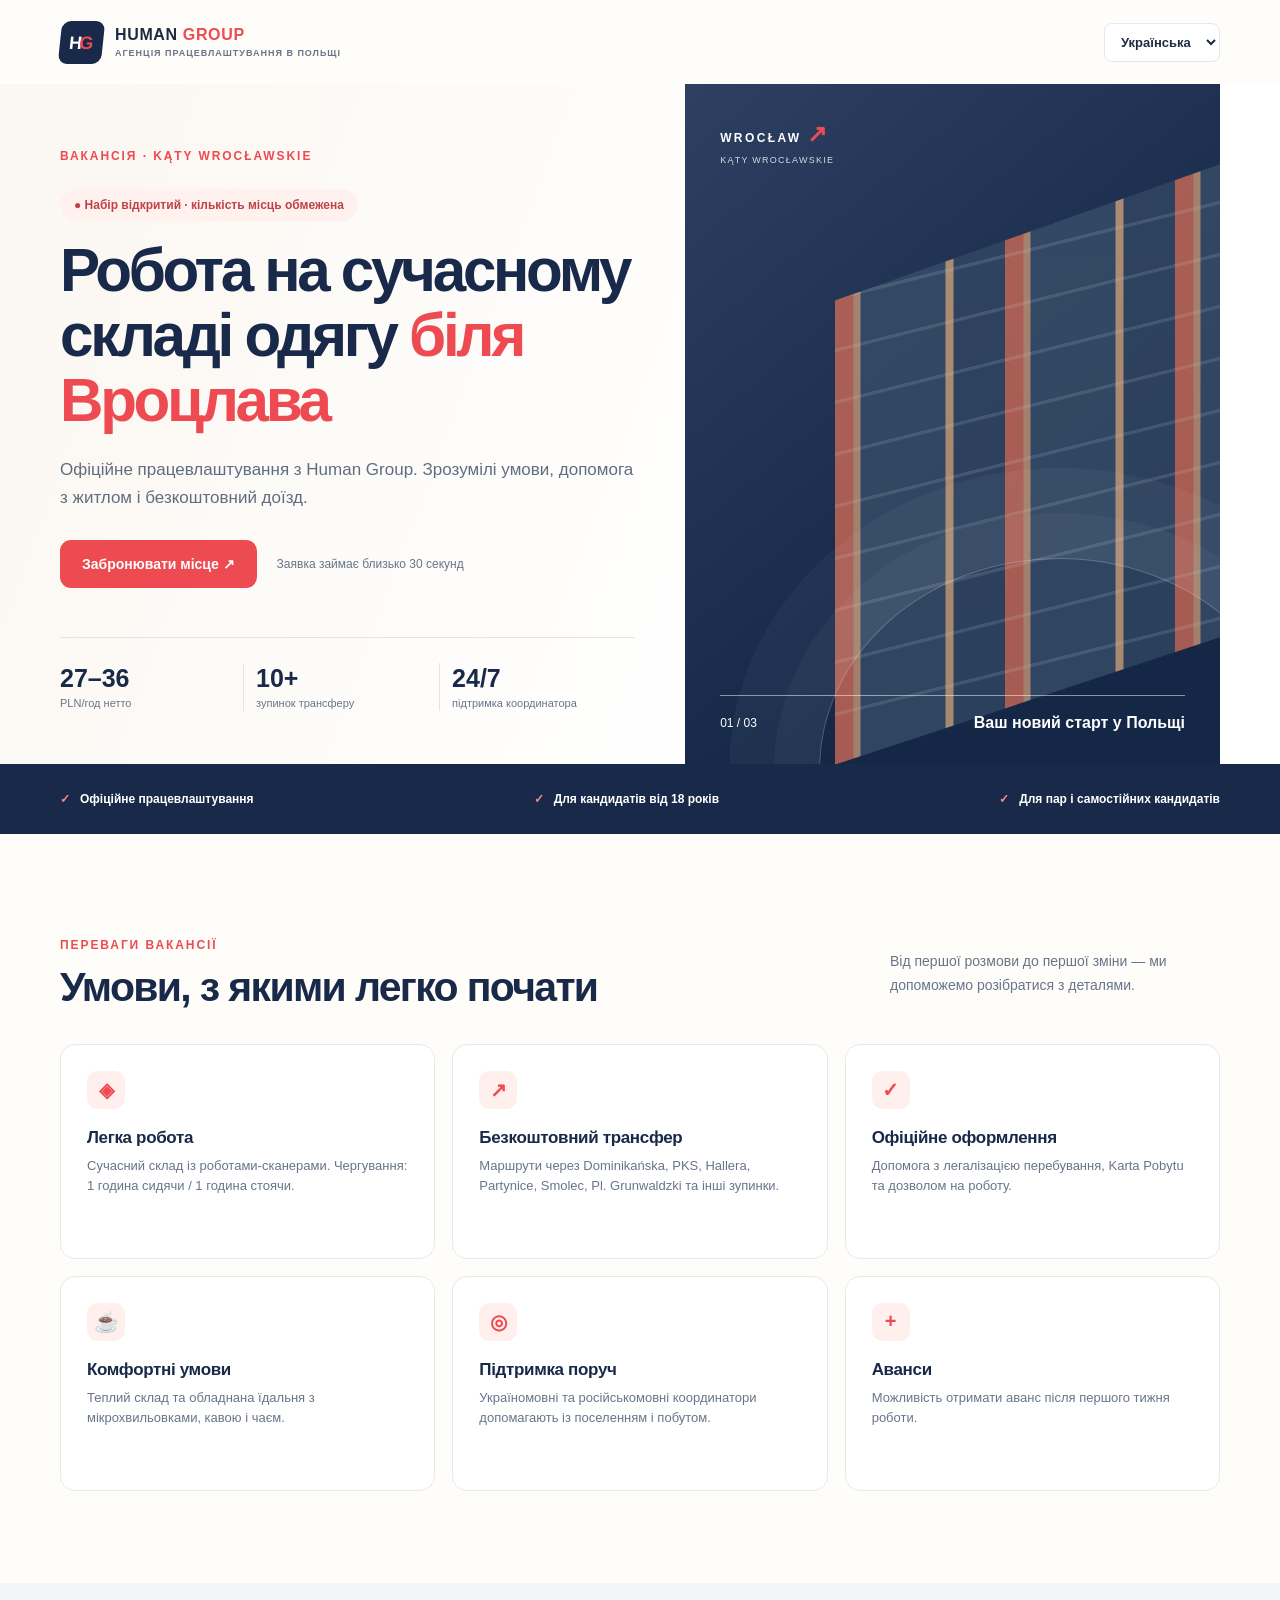
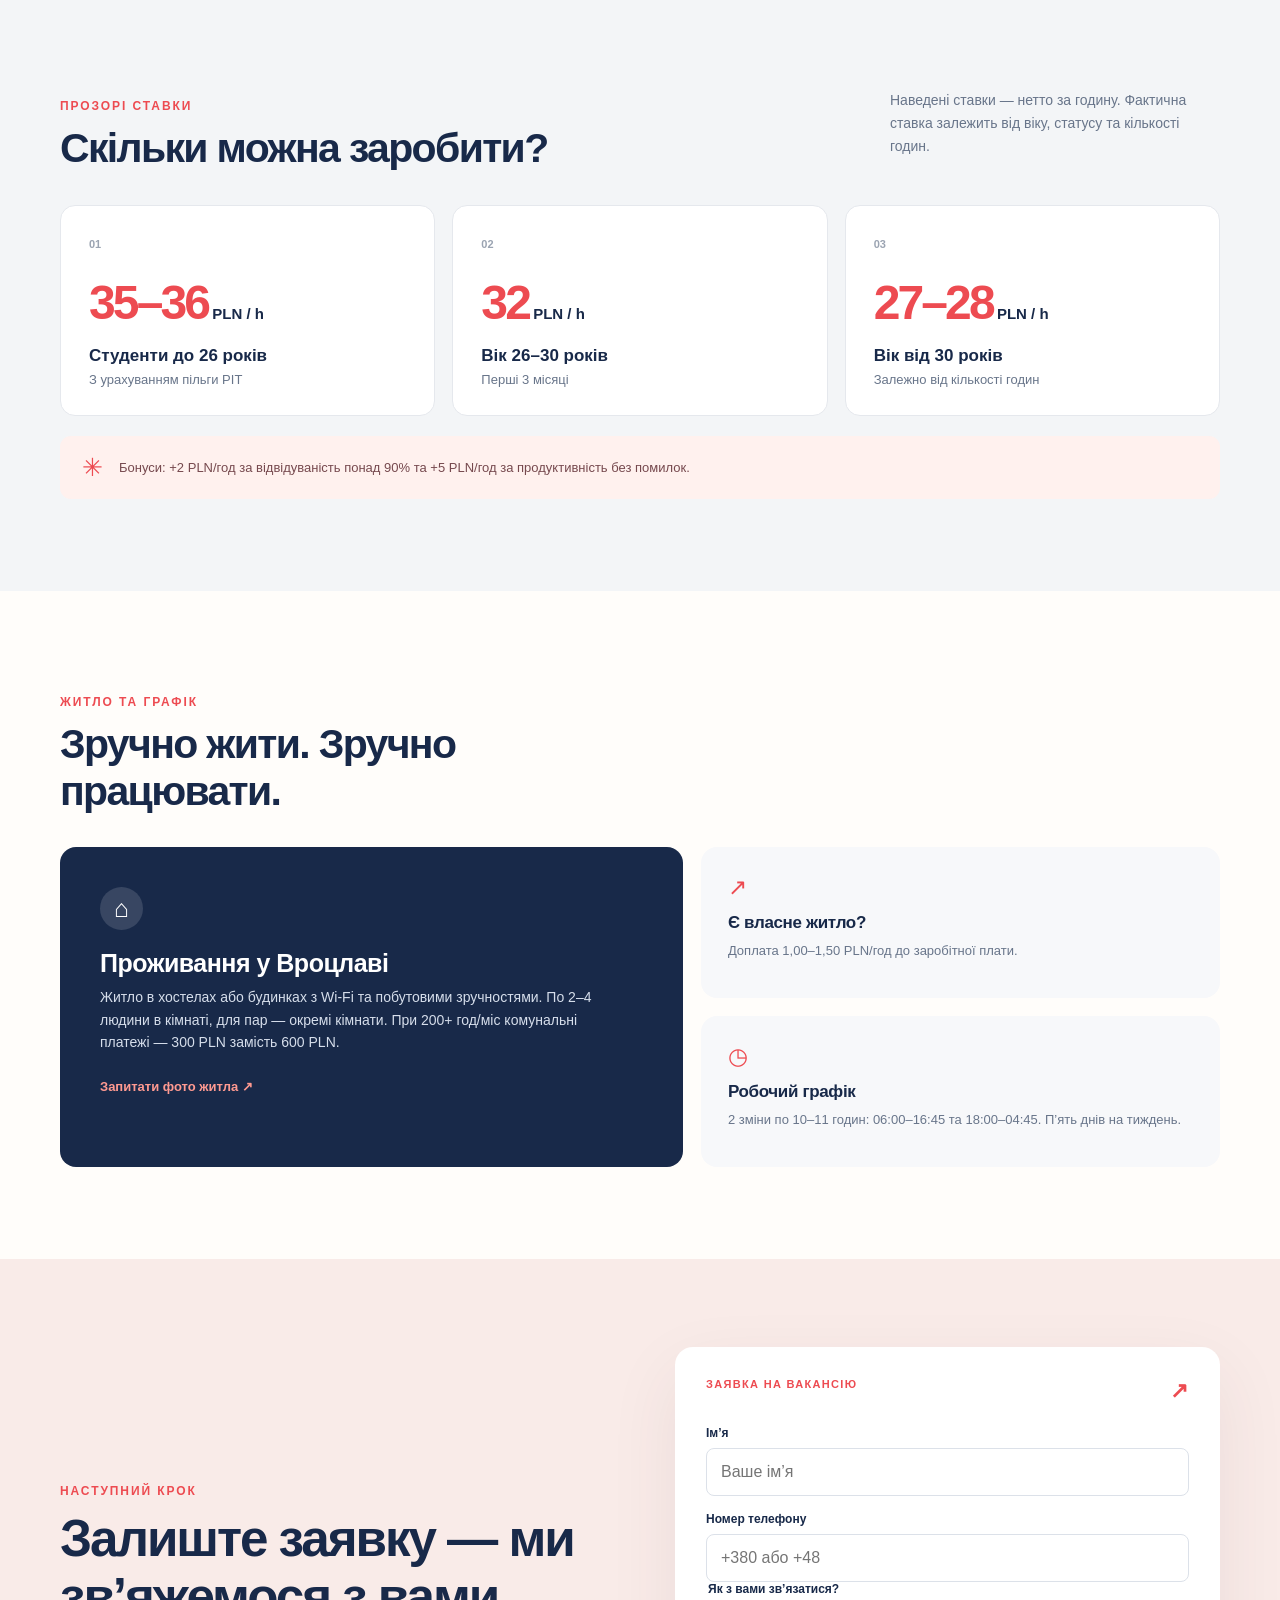
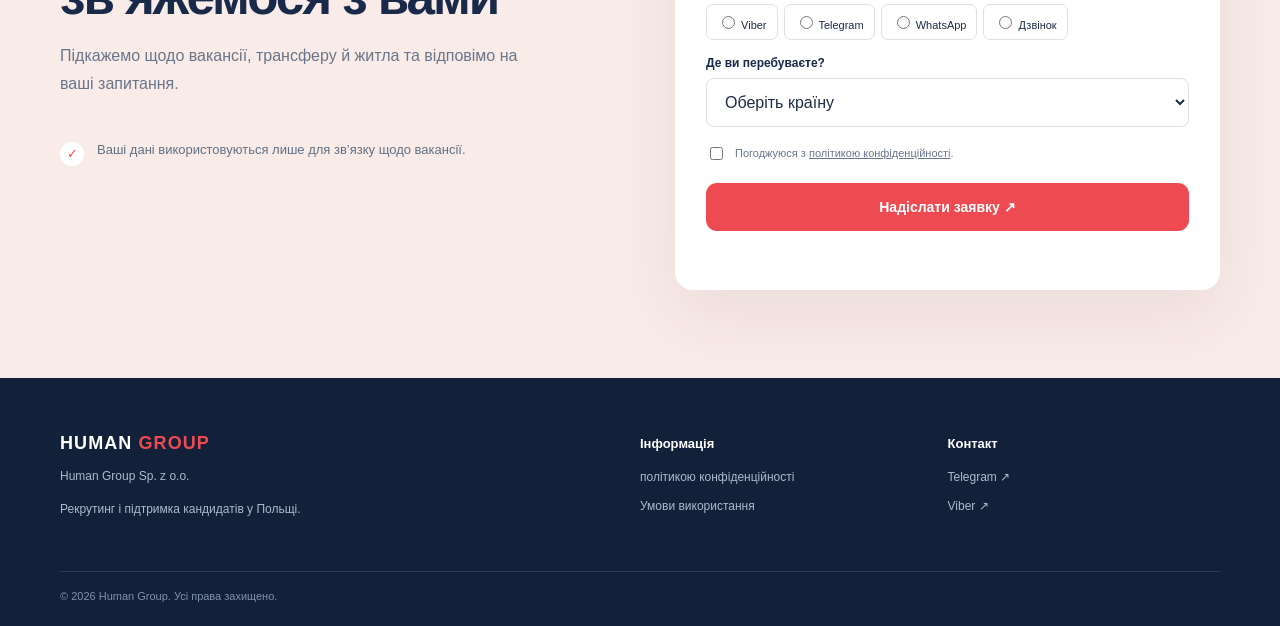
<file: index.html>
<!doctype html>
<html lang="uk">
<head>
  <meta charset="utf-8">
  <meta name="viewport" content="width=device-width,initial-scale=1">
  <meta name="theme-color" content="#182949">
  <meta name="description" content="Робота на сучасному складі одягу біля Вроцлава. Ставки 27–36 PLN/год нетто, трансфер і житло. Залиште заявку Human Group.">
  <title>Робота біля Вроцлава | Human Group</title>
  <link rel="stylesheet" href="styles.css">
  <script src="config.js" defer></script>
  <script src="app.js" defer></script>
</head>
<body>
  <header class="topbar wrap">
    <a class="brand" href="#top" aria-label="Human Group"><span class="brand-mark">H<span>G</span></span><span>HUMAN <strong>GROUP</strong><small data-i18n="agency">Агенція працевлаштування в Польщі</small></span></a>
    <div class="header-actions"><a class="phone-link" id="phone-link" hidden></a><label class="language"><span class="sr-only">Мова</span><select id="language" aria-label="Language"><option value="uk">Українська</option><option value="pl">Polski</option><option value="en">English</option><option value="es">Español</option><option value="ru">Русский</option></select></label></div>
  </header>
  <main id="top">
    <section class="hero"><div class="wrap hero-grid"><div><div class="eyebrow" data-i18n="eyebrow">ВАКАНСІЯ · KĄTY WROCŁAWSKIE</div><div class="urgent" data-i18n="urgent">● Набір відкритий · кількість місць обмежена</div><h1 data-i18n="heroTitle">Робота на сучасному складі одягу <em>біля Вроцлава</em></h1><p class="hero-lead" data-i18n="heroLead">Офіційне працевлаштування з Human Group. Зрозумілі умови, допомога з житлом і безкоштовний доїзд.</p><div class="hero-actions"><a class="btn btn-primary" href="#apply" data-i18n="reserve">Забронювати місце <span aria-hidden="true">↗</span></a><span class="quick-note" data-i18n="quick">Заявка займає близько 30 секунд</span></div><div class="hero-facts"><div><strong>27–36</strong><span data-i18n="factPay">PLN/год нетто</span></div><div><strong>10+</strong><span data-i18n="factStops">зупинок трансферу</span></div><div><strong>24/7</strong><span data-i18n="factCare">підтримка координатора</span></div></div></div><div class="hero-art" role="img" aria-label="Ілюстрація сучасного складу одягу"><div class="art-grid"></div><div class="art-label">WROCŁAW <span>↗</span><small>KĄTY WROCŁAWSKIE</small></div><div class="art-card"><span>01 / 03</span><strong data-i18n="artCaption">Ваш новий старт у Польщі</strong></div></div></div></section>
    <div class="trust-strip"><div class="wrap"><span data-i18n="trust1">Офіційне працевлаштування</span><span data-i18n="trust2">Для кандидатів від 18 років</span><span data-i18n="trust3">Для пар і самостійних кандидатів</span></div></div>
    <section class="section wrap" id="advantages"><div class="section-heading"><div><p class="kicker" data-i18n="benefitsKicker">ПЕРЕВАГИ ВАКАНСІЇ</p><h2 data-i18n="benefitsTitle">Умови, з якими легко почати</h2></div><p data-i18n="benefitsLead">Від першої розмови до першої зміни — ми допоможемо розібратися з деталями.</p></div><div class="cards" id="benefit-cards"></div></section>
    <section class="section pay-section" id="pay"><div class="wrap"><div class="section-heading"><div><p class="kicker" data-i18n="payKicker">ПРОЗОРІ СТАВКИ</p><h2 data-i18n="payTitle">Скільки можна заробити?</h2></div><p data-i18n="payLead">Наведені ставки — нетто за годину. Фактична ставка залежить від віку, статусу та кількості годин.</p></div><div class="pay-cards" id="pay-cards"></div><div class="bonus"><span>✳</span><p data-i18n="bonus">Бонуси: +2 PLN/год за відвідуваність понад 90% та +5 PLN/год за продуктивність без помилок.</p></div></div></section>
    <section class="section wrap" id="living"><div class="section-heading"><div><p class="kicker" data-i18n="livingKicker">ЖИТЛО ТА ГРАФІК</p><h2 data-i18n="livingTitle">Зручно жити. Зручно працювати.</h2></div></div><div class="living-grid"><div class="living-main"><span class="icon-circle">⌂</span><h3 data-i18n="housingTitle">Проживання у Вроцлаві</h3><p data-i18n="housingBody">Житло в хостелах або будинках з Wi‑Fi та побутовими зручностями. По 2–4 людини в кімнаті, для пар — окремі кімнати. При 200+ год/міс комунальні платежі — 300 PLN замість 600 PLN.</p><a href="#apply" class="text-link" data-i18n="housingLink">Запитати фото житла ↗</a></div><div class="living-side"><div><span class="mini-icon">↗</span><h3 data-i18n="ownTitle">Є власне житло?</h3><p data-i18n="ownBody">Доплата 1,00–1,50 PLN/год до заробітної плати.</p></div><div><span class="mini-icon">◷</span><h3 data-i18n="shiftTitle">Робочий графік</h3><p data-i18n="shiftBody">2 зміни по 10–11 годин: 06:00–16:45 та 18:00–04:45. П’ять днів на тиждень.</p></div></div></div></section>
    <section class="apply-section" id="apply"><div class="wrap apply-grid"><div class="apply-copy"><p class="kicker" data-i18n="applyKicker">НАСТУПНИЙ КРОК</p><h2 data-i18n="applyTitle">Залиште заявку — ми зв’яжемося з вами</h2><p data-i18n="applyLead">Підкажемо щодо вакансії, трансферу й житла та відповімо на ваші запитання.</p><div class="apply-check"><span>✓</span><span data-i18n="applyCheck">Ваші дані використовуються лише для зв’язку щодо вакансії.</span></div></div><form id="lead-form" class="form-card"><div class="form-top"><span data-i18n="formTag">ЗАЯВКА НА ВАКАНСІЮ</span><span>↗</span></div><label for="name" data-i18n="name">Ім’я</label><input id="name" name="name" autocomplete="given-name" required maxlength="80" placeholder="Ваше ім’я"><label for="phone" data-i18n="phone">Номер телефону</label><input id="phone" name="phone" autocomplete="tel" type="tel" required inputmode="tel" pattern="\+?[0-9 ()-]{9,20}" placeholder="+380 або +48"><fieldset><legend data-i18n="messenger">Як з вами зв’язатися?</legend><div class="radio-row"><label><input type="radio" name="messenger" value="Viber" required> Viber</label><label><input type="radio" name="messenger" value="Telegram"> Telegram</label><label><input type="radio" name="messenger" value="WhatsApp"> WhatsApp</label><label><input type="radio" name="messenger" value="phone"> <span data-i18n="call">Дзвінок</span></label></div></fieldset><label for="location" data-i18n="location">Де ви перебуваєте?</label><select id="location" name="location" required><option value="" data-i18n="select">Оберіть країну</option><option value="PL" data-i18n="inPoland">У Польщі</option><option value="UA" data-i18n="inUkraine">В Україні</option><option value="other" data-i18n="elsewhere">В іншій країні</option></select><label class="consent"><input type="checkbox" id="consent" required><span><span data-i18n="consent">Погоджуюся з</span> <a href="privacy.html" data-i18n="privacy">політикою конфіденційності</a>.</span></label><input type="hidden" name="utm_source"><input type="hidden" name="utm_medium"><input type="hidden" name="utm_campaign"><input type="hidden" name="utm_keyword"><button class="btn btn-primary submit" type="submit" data-i18n="send">Надіслати заявку ↗</button><p class="form-message" id="form-message" role="status" aria-live="polite"></p></form></div></section>
  </main>
  <footer><div class="wrap footer-grid"><div><div class="footer-brand">HUMAN <strong>GROUP</strong></div><p>Human Group Sp. z o.o.</p><p data-i18n="footerNote">Рекрутинг і підтримка кандидатів у Польщі.</p></div><div><p class="footer-title" data-i18n="footerLinks">Інформація</p><a href="privacy.html" data-i18n="privacy">Політика конфіденційності</a><a href="terms.html" data-i18n="terms">Умови використання</a></div><div><p class="footer-title" data-i18n="contact">Контакт</p><a id="footer-phone" hidden></a><a id="footer-telegram" hidden>Telegram ↗</a><a id="footer-viber" hidden>Viber ↗</a><p id="company-details"></p></div></div><div class="wrap copyright">© <span id="year"></span> Human Group. <span data-i18n="rights">Усі права захищено.</span></div></footer>
  <div class="mobile-bar"><a href="#apply" class="btn btn-primary" data-i18n="reserveShort">Забронювати місце</a><a id="mobile-telegram" hidden aria-label="Telegram">T</a><a id="mobile-viber" hidden aria-label="Viber">V</a></div>
</body></html>
</file>
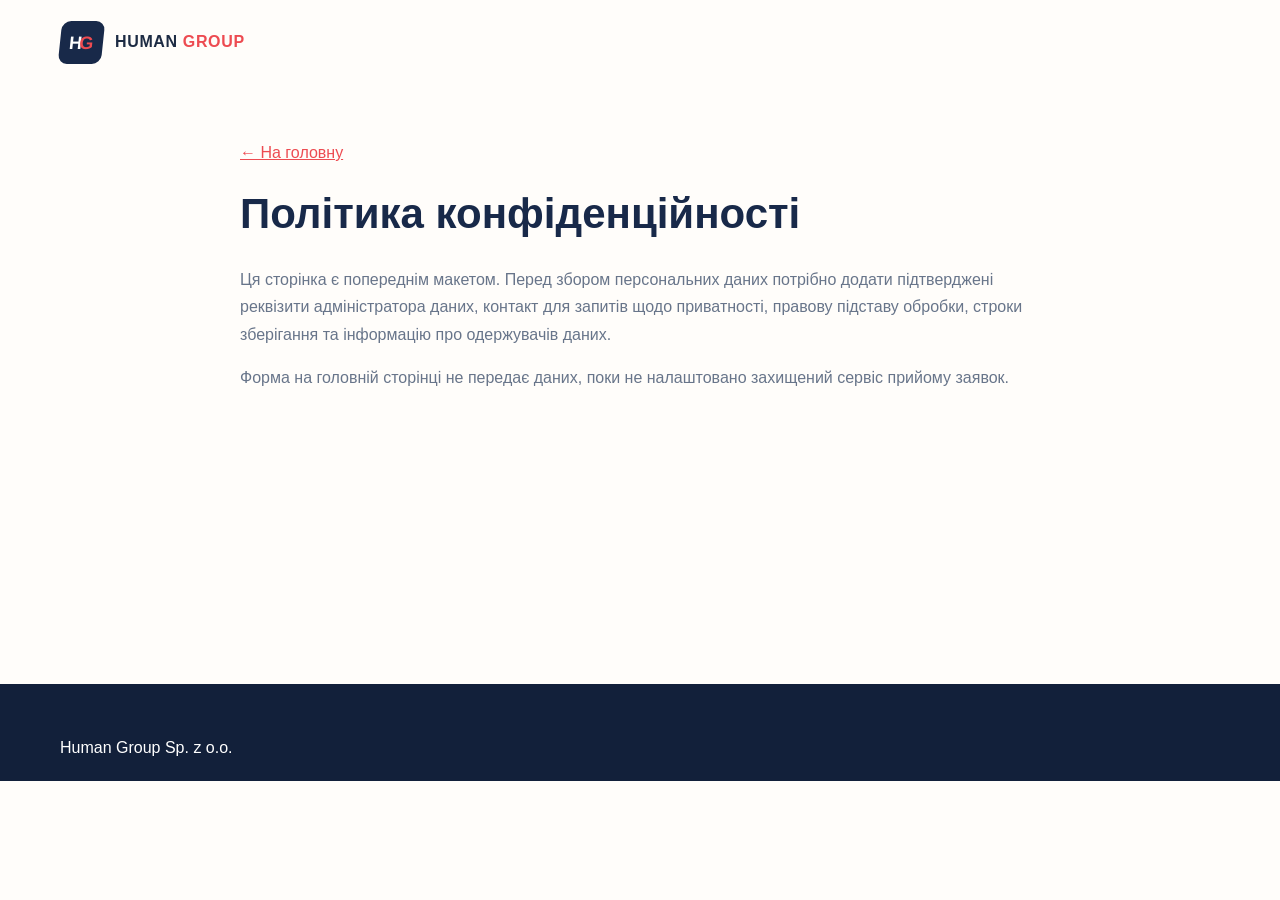
<file: privacy.html>
<!doctype html><html lang="uk"><head><meta charset="utf-8"><meta name="viewport" content="width=device-width,initial-scale=1"><title>Політика конфіденційності | Human Group</title><link rel="stylesheet" href="styles.css"></head><body><header class="topbar wrap"><a class="brand" href="index.html"><span class="brand-mark">H<span>G</span></span><span>HUMAN <strong>GROUP</strong></span></a></header><main class="legal wrap"><a href="index.html">← На головну</a><h1>Політика конфіденційності</h1><p>Ця сторінка є попереднім макетом. Перед збором персональних даних потрібно додати підтверджені реквізити адміністратора даних, контакт для запитів щодо приватності, правову підставу обробки, строки зберігання та інформацію про одержувачів даних.</p><p>Форма на головній сторінці не передає даних, поки не налаштовано захищений сервіс прийому заявок.</p></main><footer><div class="wrap">Human Group Sp. z o.o.</div></footer></body></html>
</file>
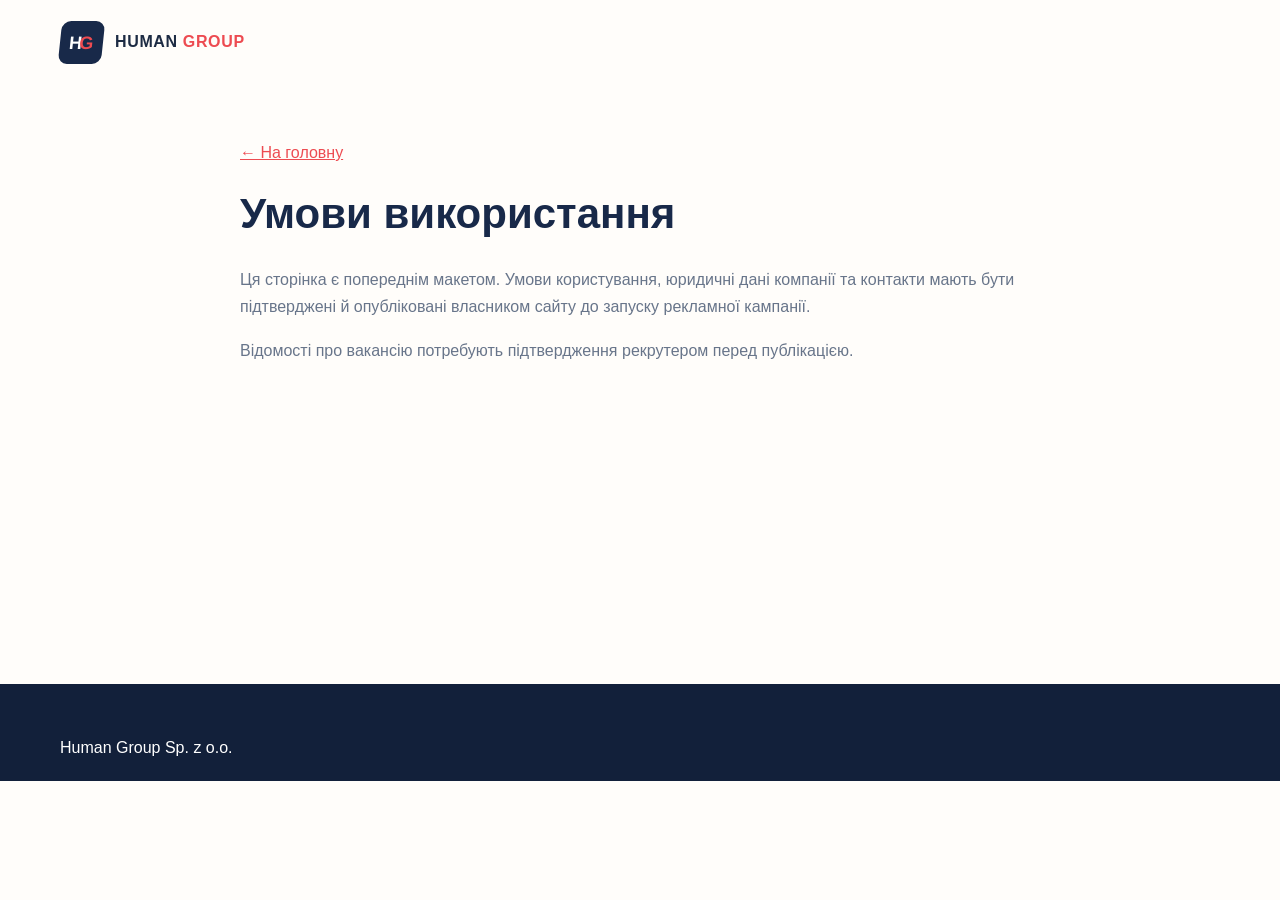
<file: terms.html>
<!doctype html><html lang="uk"><head><meta charset="utf-8"><meta name="viewport" content="width=device-width,initial-scale=1"><title>Умови використання | Human Group</title><link rel="stylesheet" href="styles.css"></head><body><header class="topbar wrap"><a class="brand" href="index.html"><span class="brand-mark">H<span>G</span></span><span>HUMAN <strong>GROUP</strong></span></a></header><main class="legal wrap"><a href="index.html">← На головну</a><h1>Умови використання</h1><p>Ця сторінка є попереднім макетом. Умови користування, юридичні дані компанії та контакти мають бути підтверджені й опубліковані власником сайту до запуску рекламної кампанії.</p><p>Відомості про вакансію потребують підтвердження рекрутером перед публікацією.</p></main><footer><div class="wrap">Human Group Sp. z o.o.</div></footer></body></html>
</file>
<file: styles.css>
:root{--navy:#182949;--ink:#1d2b43;--muted:#68758a;--red:#ed4b51;--pink:#fff0ee;--paper:#fffdfa;--line:#e5e8ed;--cream:#f7f7f3;font-family:Inter,ui-sans-serif,-apple-system,BlinkMacSystemFont,"Segoe UI",Arial,sans-serif;color:var(--ink);background:var(--paper)}*{box-sizing:border-box}html{scroll-behavior:smooth}body{margin:0}a{color:inherit;text-decoration:none}button,input,select{font:inherit}button{cursor:pointer}.wrap{width:min(1160px,calc(100% - 48px));margin:auto}.sr-only{position:absolute;width:1px;height:1px;overflow:hidden;clip:rect(0,0,0,0)}.topbar{height:84px;display:flex;align-items:center;justify-content:space-between;gap:16px}.brand{display:flex;align-items:center;gap:12px;font-weight:900;font-size:16px;letter-spacing:.04em;line-height:1}.brand strong,.footer-brand strong{color:var(--red)}.brand small{display:block;color:var(--muted);font-size:9px;letter-spacing:.11em;font-weight:600;margin-top:6px;text-transform:uppercase}.brand-mark{width:43px;height:43px;background:var(--navy);color:#fff;border-radius:9px;display:flex;align-items:center;justify-content:center;font-size:18px;letter-spacing:-.15em;transform:skew(-6deg)}.brand-mark span{color:var(--red);margin-right:3px}.header-actions{display:flex;align-items:center;gap:24px}.phone-link{font-weight:700;font-size:13px}.language select{background:#fff;border:1px solid var(--line);border-radius:8px;padding:10px 12px;font-size:13px;font-weight:700;color:var(--ink)}.hero{background:linear-gradient(110deg,#fbf7f1 0%,#fff 62%);overflow:hidden}.hero-grid{display:grid;grid-template-columns:1fr .93fr;align-items:stretch;min-height:590px;gap:50px}.hero-grid>div:first-child{padding:65px 0 53px}.eyebrow,.kicker{color:var(--red);letter-spacing:.16em;font-size:12px;font-weight:800}.urgent{display:inline-block;background:#fff1ee;border-radius:50px;padding:9px 14px;color:#be4349;font-weight:750;font-size:12px;margin:26px 0 18px}.hero h1{font-size:clamp(42px,4.7vw,68px);line-height:1.08;letter-spacing:-.055em;margin:0;max-width:700px;color:var(--navy)}.hero h1 em{font-style:normal;color:var(--red)}.hero-lead{max-width:575px;color:#606d80;font-size:17px;line-height:1.65;margin:22px 0 28px}.hero-actions{display:flex;align-items:center;gap:20px;flex-wrap:wrap}.btn{display:inline-flex;align-items:center;justify-content:center;border:0;border-radius:11px;padding:16px 22px;font-weight:800;font-size:14px;transition:transform .18s,box-shadow .18s}.btn:hover{transform:translateY(-2px);box-shadow:0 10px 24px #172b4926}.btn-primary{background:var(--red);color:#fff}.quick-note{font-size:12px;color:var(--muted)}.hero-facts{display:flex;margin-top:49px;border-top:1px solid #e6e4e0;padding-top:25px;gap:0}.hero-facts div{flex:1;padding:0 12px;border-right:1px solid #e6e4e0}.hero-facts div:first-child{padding-left:0}.hero-facts div:last-child{border:0}.hero-facts strong{display:block;font-size:25px;color:var(--navy);line-height:1.2}.hero-facts span{font-size:11px;color:var(--muted)}.hero-art{position:relative;min-height:570px;background:linear-gradient(140deg,#2d4061,#142747 70%);overflow:hidden}.hero-art:before{content:"";position:absolute;inset:17% -10% auto 28%;height:75%;background:repeating-linear-gradient(0deg,transparent 0 48px,#ffffff26 49px 52px),repeating-linear-gradient(90deg,#d76e57 0 18px,#ce9b78 19px 25px,#39506a 26px 110px,#d6a77e 111px 118px,#344965 119px 170px);transform:skewY(-14deg);opacity:.76;clip-path:polygon(0 9%,100% 0,100% 93%,0 100%)}.hero-art:after{content:"";position:absolute;inset:auto -15% -32% 25%;height:62%;border:1px solid #ffffff40;border-radius:50%;box-shadow:0 0 0 45px #ffffff09,0 0 0 90px #ffffff09}.art-grid{position:absolute;inset:0;background:linear-gradient(90deg,transparent 49.8%,#ffffff0c 50%,transparent 50.2%),linear-gradient(0deg,transparent 49.8%,#ffffff0c 50%,transparent 50.2%);background-size:110px 110px}.art-label{position:absolute;top:36px;left:35px;color:white;font-size:12px;font-weight:800;letter-spacing:.2em;z-index:1}.art-label span{color:var(--red);font-size:24px}.art-label small{display:block;font-size:9px;letter-spacing:.14em;font-weight:500;margin-top:7px;color:#d3d9e4}.art-card{position:absolute;left:35px;right:35px;bottom:32px;display:flex;justify-content:space-between;align-items:center;z-index:2;color:#fff;border-top:1px solid #ffffff80;padding-top:18px;font-size:12px}.art-card strong{font-size:16px}.trust-strip{background:var(--navy);color:white}.trust-strip .wrap{min-height:70px;display:flex;align-items:center;justify-content:space-between;gap:16px}.trust-strip span{font-size:12px;font-weight:700}.trust-strip span:before{content:'✓';color:#ff8a80;margin-right:10px}.section{padding-top:92px;padding-bottom:92px}.section-heading{display:flex;align-items:end;justify-content:space-between;gap:40px;margin-bottom:33px}.section-heading h2,.apply-copy h2{font-size:clamp(32px,3.2vw,45px);line-height:1.14;letter-spacing:-.04em;color:var(--navy);margin:10px 0 0;max-width:610px}.section-heading p:last-child{max-width:330px;color:var(--muted);line-height:1.65;font-size:14px}.cards{display:grid;grid-template-columns:repeat(3,1fr);gap:17px}.benefit-card{border:1px solid var(--line);border-radius:15px;padding:26px;min-height:215px;background:#fff}.benefit-icon{display:grid;place-items:center;width:38px;height:38px;background:var(--pink);border-radius:10px;color:var(--red);font-size:20px;font-weight:bold}.benefit-card h3,.living-grid h3{font-size:17px;letter-spacing:-.02em;color:var(--navy);margin:19px 0 8px}.benefit-card p,.living-grid p{color:var(--muted);line-height:1.6;font-size:13px;margin:0}.pay-section{background:#f3f5f7}.pay-cards{display:grid;grid-template-columns:repeat(3,1fr);gap:17px}.pay-card{background:#fff;border:1px solid var(--line);border-radius:15px;padding:28px}.rate-label{font-size:11px;font-weight:800;color:#9ba4b2}.amount{font-size:48px;letter-spacing:-.06em;font-weight:850;color:var(--red);margin:23px 0 16px;white-space:nowrap}.amount small{font-size:15px;letter-spacing:0;color:var(--navy)}.pay-card h3{font-size:17px;color:var(--navy);margin:0 0 6px}.pay-card p{color:var(--muted);font-size:13px;margin:0}.bonus{display:flex;align-items:center;gap:16px;margin-top:20px;padding:17px 22px;border-radius:11px;background:#fff1ee}.bonus span{font-size:25px;color:var(--red)}.bonus p{margin:0;color:#76494e;font-size:13px;line-height:1.5}.living-grid{display:grid;grid-template-columns:1.2fr 1fr;gap:18px}.living-main{background:var(--navy);color:#fff;padding:40px;border-radius:16px;min-height:320px}.living-main h3{color:white;font-size:25px}.living-main p{color:#d6deeb;font-size:14px;max-width:520px}.icon-circle{display:grid;place-items:center;border-radius:50%;background:#ffffff23;width:43px;height:43px;font-size:25px}.text-link{color:#ff9a91;display:inline-block;font-size:13px;font-weight:800;margin-top:26px}.living-side{display:grid;gap:18px}.living-side>div{background:#f7f8fa;padding:27px;border-radius:16px}.mini-icon{color:var(--red);font-size:23px}.living-side h3{margin-top:12px}.apply-section{background:#f9ebe8;padding:88px 0}.apply-grid{display:grid;grid-template-columns:1fr 1fr;gap:70px;align-items:center}.apply-copy h2{font-size:clamp(38px,4vw,56px)}.apply-copy>p:not(.kicker){color:#68758a;line-height:1.7;max-width:470px}.apply-check{display:flex;gap:13px;color:#607083;font-size:13px;margin-top:45px}.apply-check span:first-child{background:#fff;color:var(--red);border-radius:50%;width:24px;height:24px;display:grid;place-items:center;flex:none}.form-card{background:#fff;border-radius:18px;padding:31px;box-shadow:0 25px 70px #48313b14}.form-top{display:flex;justify-content:space-between;color:var(--red);font-size:11px;font-weight:800;letter-spacing:.12em;margin-bottom:22px}.form-top span:last-child{font-size:22px}.form-card>label:not(.consent),fieldset legend{display:block;font-size:12px;font-weight:800;color:var(--navy);margin:16px 0 8px}.form-card>input:not([type=hidden]),.form-card>select{width:100%;border:1px solid #dce1e9;border-radius:8px;padding:14px;background:white;color:var(--ink);outline:none}.form-card input:focus,.form-card select:focus{border-color:var(--red);box-shadow:0 0 0 3px #ed4b511c}fieldset{border:0;margin:0;padding:0}.radio-row{display:flex;gap:6px;flex-wrap:wrap}.radio-row label{font-size:11px;border:1px solid #dce1e9;border-radius:7px;padding:8px 10px;cursor:pointer}.radio-row input{accent-color:var(--red)}.consent{display:flex;align-items:flex-start;gap:9px;color:var(--muted);font-size:11px;margin:20px 0}.consent input{accent-color:var(--red);margin-top:0}.consent a{text-decoration:underline}.submit{width:100%}.submit:disabled{opacity:.6;cursor:wait}.form-message{min-height:18px;font-size:12px;line-height:1.5;margin:10px 0 0}.form-message.error{color:#b63a40}.form-message.success{color:#277443}footer{background:#12203a;color:white;padding:55px 0 24px}.footer-grid{display:grid;grid-template-columns:2fr 1fr 1fr;gap:35px}.footer-brand{font-weight:900;letter-spacing:.06em;font-size:18px}.footer-grid p,.footer-grid a{display:block;color:#aeb9cc;font-size:12px;line-height:1.7}.footer-grid .footer-title{color:white;font-size:13px;font-weight:800;margin:0 0 12px}.footer-grid a{margin-bottom:8px}.copyright{border-top:1px solid #ffffff1e;margin-top:40px;padding-top:18px;color:#8292ac;font-size:11px}.mobile-bar{display:none}.legal{min-height:calc(100vh - 300px);padding:60px 0;max-width:800px}.legal h1{color:var(--navy);font-size:42px}.legal p,.legal li{line-height:1.7;color:var(--muted)}.legal a{text-decoration:underline;color:var(--red)}@media(max-width:900px){.hero-grid{gap:18px;grid-template-columns:1.1fr .8fr}.hero h1{font-size:45px}.hero-art{min-height:550px}.cards{grid-template-columns:repeat(2,1fr)}.apply-grid{gap:28px}.amount{font-size:39px}}@media(max-width:700px){.wrap{width:min(100% - 36px,500px)}.topbar{height:69px}.brand{font-size:13px}.brand-mark{width:36px;height:36px}.brand small{font-size:7px}.header-actions{gap:7px}.phone-link{display:none}.language select{padding:9px 7px;font-size:12px}.hero-grid{display:block;min-height:0}.hero-grid>div:first-child{padding:41px 0 35px}.eyebrow{font-size:10px}.urgent{margin:20px 0 17px;font-size:10px}.hero h1{font-size:clamp(39px,10.5vw,52px)}.hero-lead{font-size:15px;margin:16px 0 23px}.hero-actions{gap:10px}.hero-actions .btn{width:100%}.quick-note{width:100%;text-align:center}.hero-facts{margin-top:30px}.hero-facts strong{font-size:20px}.hero-facts span{font-size:9px}.hero-art{min-height:255px;margin:0 -18px}.hero-art:before{inset:5% -8% auto 31%;height:93%}.art-label{top:20px;left:20px}.art-card{bottom:18px;left:20px;right:20px}.art-card strong{font-size:12px}.trust-strip .wrap{display:grid;grid-template-columns:1fr 1fr;gap:12px;padding:19px 0}.trust-strip span{font-size:10px}.section{padding-top:65px;padding-bottom:65px}.section-heading{display:block;margin-bottom:25px}.section-heading p:last-child{font-size:13px;margin:13px 0}.section-heading h2{font-size:34px}.cards{grid-template-columns:1fr 1fr;gap:10px}.benefit-card{padding:18px;min-height:210px}.benefit-card h3{font-size:14px}.benefit-card p{font-size:11px}.pay-cards{grid-template-columns:1fr;gap:10px}.pay-card{padding:19px;display:grid;grid-template-columns:1fr auto;align-items:center}.rate-label{grid-column:1/-1}.amount{grid-column:2;grid-row:2/4;margin:7px 0;font-size:34px}.amount small{font-size:10px}.pay-card h3{grid-column:1;grid-row:2;font-size:14px}.pay-card p{grid-column:1;grid-row:3;font-size:11px}.living-grid,.apply-grid{grid-template-columns:1fr}.living-main{padding:29px;min-height:0}.living-side{gap:10px}.living-side>div{padding:23px}.apply-section{padding:65px 0 80px}.apply-copy h2{font-size:39px}.apply-check{margin:20px 0}.form-card{padding:23px}.footer-grid{grid-template-columns:1fr 1fr}.footer-grid>div:first-child{grid-column:1/-1}.mobile-bar{position:fixed;z-index:10;bottom:0;left:0;right:0;background:white;padding:9px 16px max(9px,env(safe-area-inset-bottom));box-shadow:0 -7px 28px #0c203a1c;display:flex;gap:8px}.mobile-bar .btn{flex:1;padding:13px 9px}.mobile-bar>a:not(.btn){display:grid;place-items:center;border:1px solid var(--line);border-radius:9px;width:42px;font-weight:900;color:var(--red)}.mobile-bar>a[hidden]{display:none}footer{padding-bottom:90px}#apply{scroll-margin-top:12px}}@media(max-width:380px){.cards{grid-template-columns:1fr}.benefit-card{min-height:0}.hero-facts strong{font-size:17px}}
</file>
